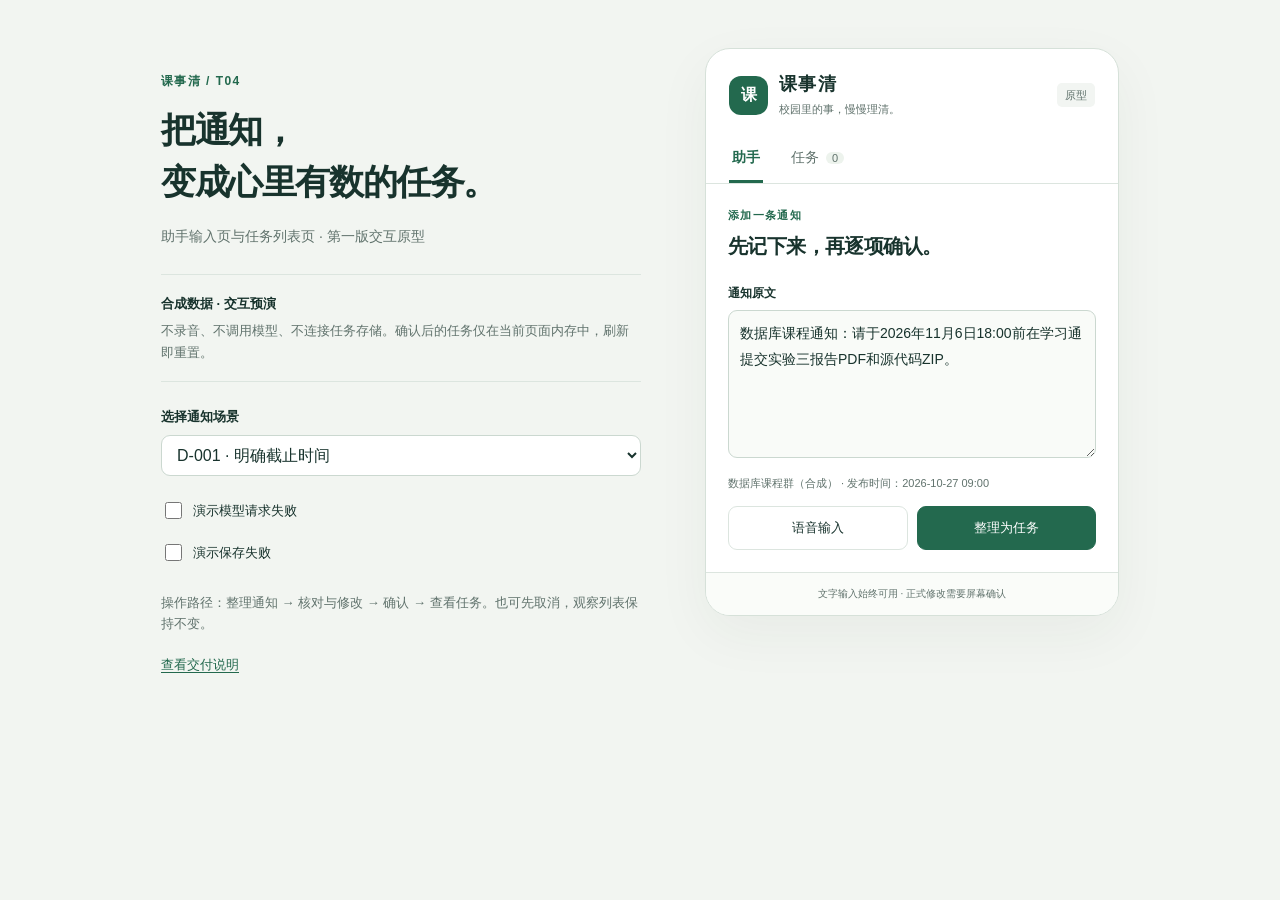
<file: docs/prototypes/d-experience/index.html>
<!doctype html>
<html lang="zh-CN">
<head>
  <meta charset="utf-8">
  <meta name="viewport" content="width=device-width, initial-scale=1">
  <meta http-equiv="Content-Security-Policy" content="default-src 'self'; script-src 'self'; style-src 'self'; img-src 'self' data:; connect-src 'none'; media-src 'none'; object-src 'none'; base-uri 'none'; form-action 'none'">
  <title>课事清 · D 的交互原型</title>
  <link rel="stylesheet" href="styles.css">
</head>
<body>
  <main class="workbench">
    <aside class="guide">
      <p class="eyebrow">课事清 / T04</p>
      <h1>把通知，<br>变成心里有数的任务。</h1>
      <p class="intro">助手输入页与任务列表页 · 第一版交互原型</p>
      <div class="boundary"><strong>合成数据 · 交互预演</strong><p>不录音、不调用模型、不连接任务存储。确认后的任务仅在当前页面内存中，刷新即重置。</p></div>
      <label for="sample-select">选择通知场景</label>
      <select id="sample-select"></select>
      <div class="faults">
        <label><input type="checkbox" id="network-failure"> 演示模型请求失败</label>
        <label><input type="checkbox" id="save-failure"> 演示保存失败</label>
      </div>
      <p class="hint">操作路径：整理通知 → 核对与修改 → 确认 → 查看任务。也可先取消，观察列表保持不变。</p>
      <a href="../../setup/d-experience.md">查看交付说明</a>
    </aside>
    <section class="device" aria-label="课事清手机交互原型">
      <header class="app-header"><div class="brand-mark" aria-hidden="true">课</div><div><strong>课事清</strong><span>校园里的事，慢慢理清。</span></div><span class="prototype-tag">原型</span></header>
      <nav class="tabs" role="tablist" aria-label="主页面">
        <button type="button" role="tab" id="assistant-tab" aria-controls="assistant-page" aria-selected="true">助手</button>
        <button type="button" role="tab" id="tasks-tab" aria-controls="tasks-page" aria-selected="false">任务 <span id="task-count">0</span></button>
      </nav>
      <section id="assistant-page" class="app-page" role="tabpanel" aria-labelledby="assistant-tab">
        <div class="page-title"><p class="section-kicker">添加一条通知</p><h2>先记下来，再逐项确认。</h2></div>
        <label class="field-label" for="notice-input">通知原文</label>
        <textarea id="notice-input" rows="5" spellcheck="false"></textarea>
        <p class="source-meta" id="notice-meta"></p>
        <div class="input-actions"><button type="button" id="voice-button" class="secondary">语音输入</button><button type="button" id="extract-button" class="primary">整理为任务</button></div>
        <p id="input-feedback" class="feedback" aria-live="polite"></p>
        <div id="draft-area"></div>
      </section>
      <section id="tasks-page" class="app-page" role="tabpanel" aria-labelledby="tasks-tab" hidden>
        <div class="page-title"><p class="section-kicker">近期任务</p><h2>先看截止，再决定安排。</h2></div>
        <p class="list-note">这里只显示本次预演中确认加入的任务。系统提醒尚未接入。</p>
        <div id="task-list"></div>
      </section>
      <footer class="app-footer">文字输入始终可用 · 正式修改需要屏幕确认</footer>
    </section>
  </main>
  <script src="sample-data.js"></script>
  <script src="model.js"></script>
  <script src="form.js"></script>
  <script src="app.js"></script>
</body>
</html>
</file>
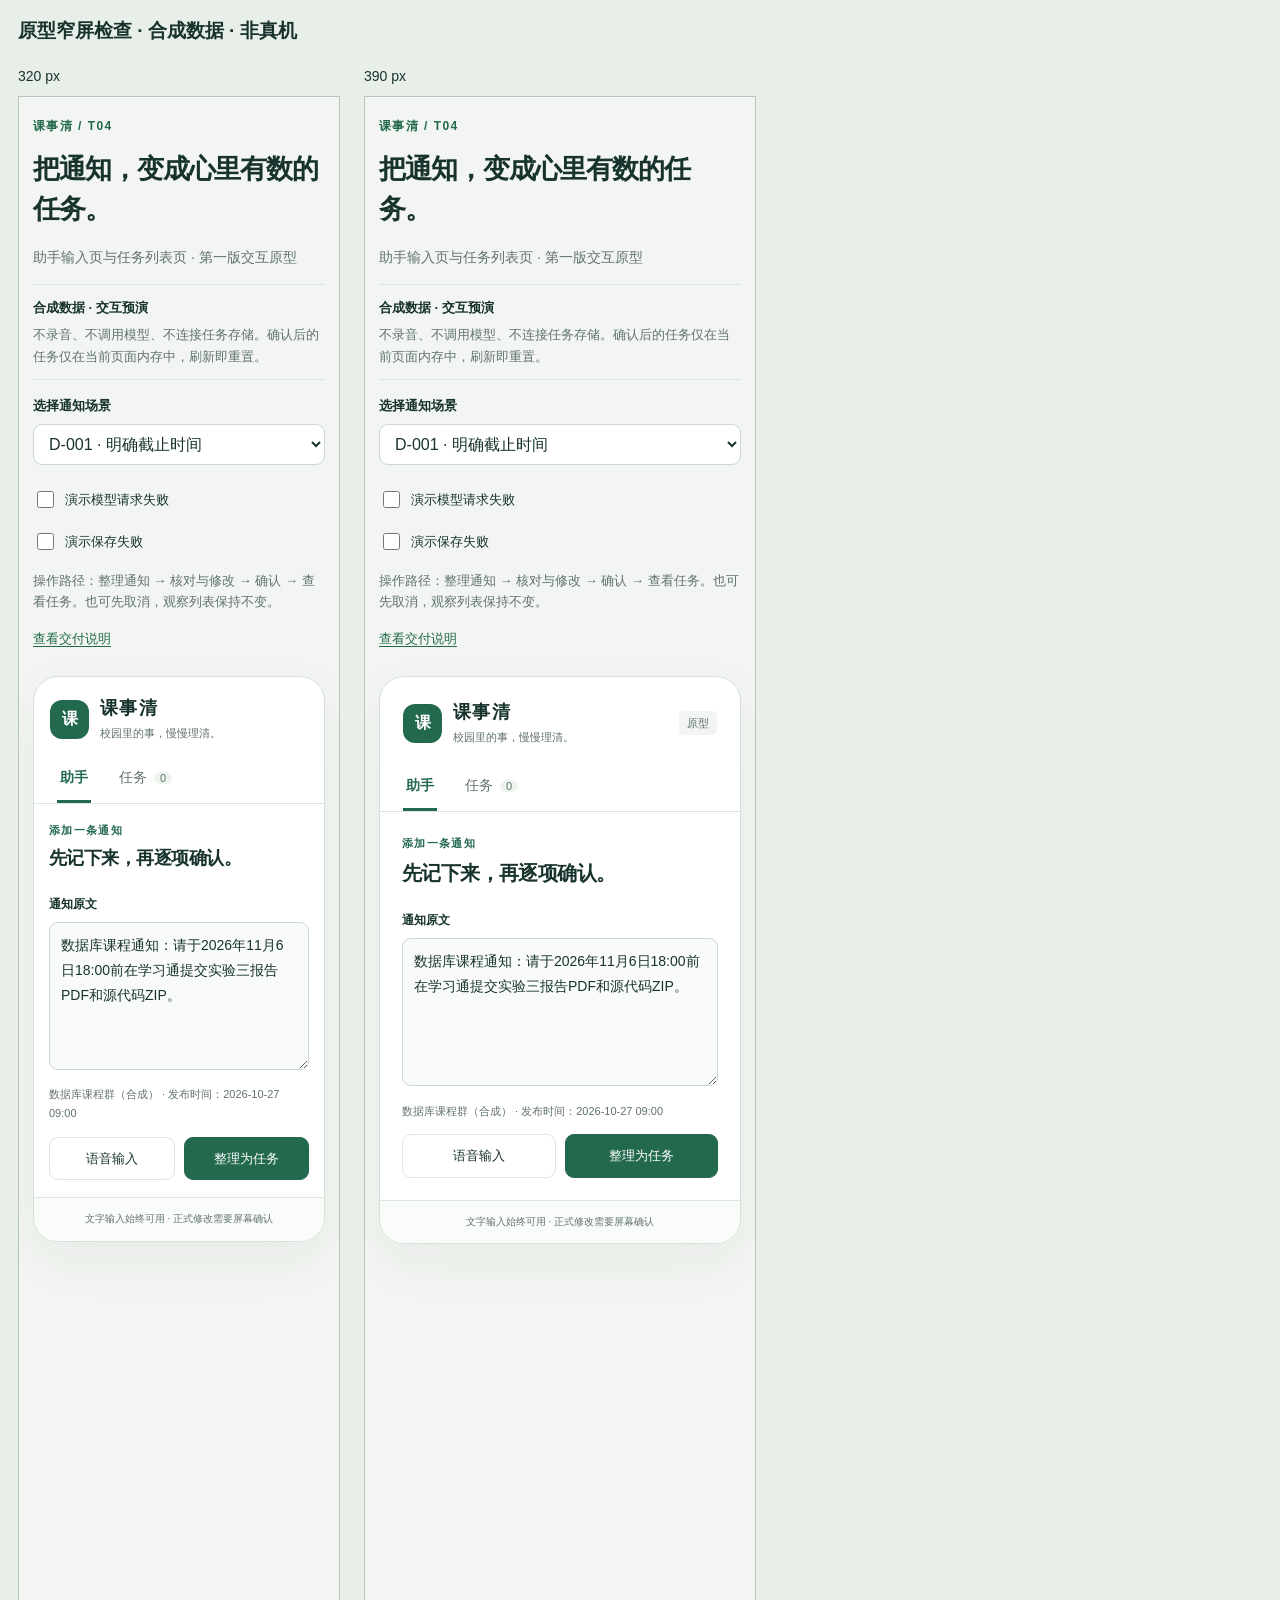
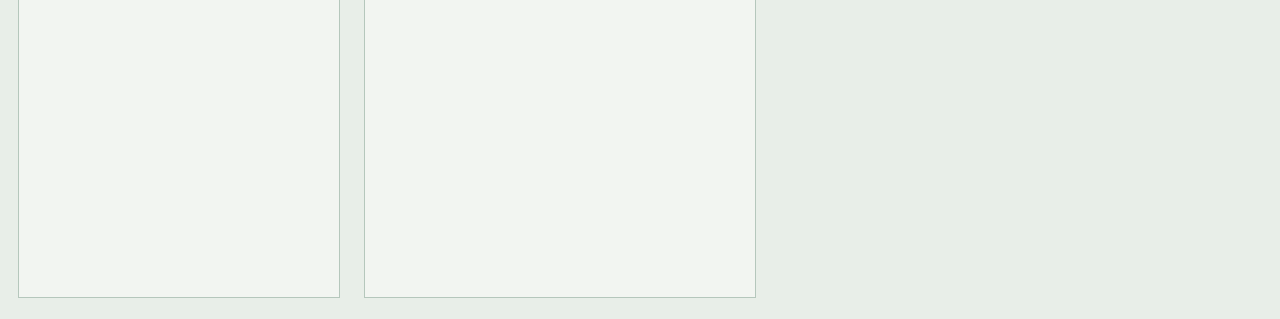
<file: docs/prototypes/d-experience/responsive-check.html>
<!doctype html>
<html lang="zh-CN"><head><meta charset="utf-8"><title>D 原型窄屏检查</title><style>body{margin:18px;background:#e8eee8;font:14px "Microsoft YaHei",sans-serif;color:#18332d}.views{display:flex;gap:24px;align-items:start;flex-wrap:wrap}iframe{border:1px solid #b5c7bc;height:1800px;background:white}h1{font-size:19px}h2{font-size:14px;font-weight:500}</style></head><body><h1>原型窄屏检查 · 合成数据 · 非真机</h1><div class="views"><section><h2>320 px</h2><iframe name="mobile320" title="320像素原型" width="320" src="index.html"></iframe></section><section><h2>390 px</h2><iframe name="mobile390" title="390像素原型" width="390" src="index.html"></iframe></section></div></body></html>
</file>
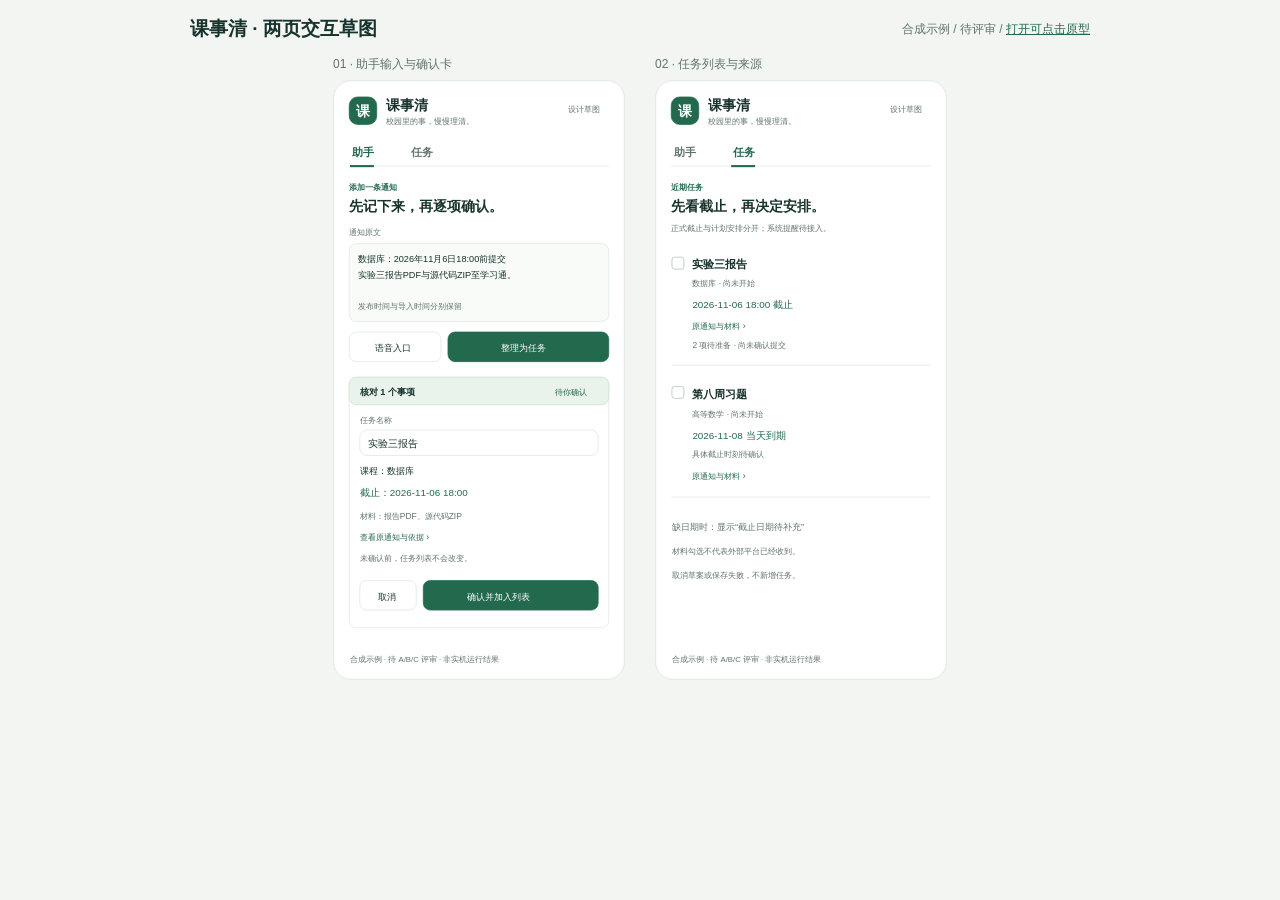
<file: docs/prototypes/d-experience/sketches.html>
<!doctype html>
<html lang="zh-CN"><head><meta charset="utf-8"><meta name="viewport" content="width=device-width, initial-scale=1"><title>课事清 · T04 两页草图</title><style>body{margin:0;background:#f2f5f1;font:14px "Microsoft YaHei",sans-serif;color:#18332d}main{max-width:900px;margin:auto;padding:16px 24px}header{display:flex;align-items:center;justify-content:space-between;gap:12px;margin-bottom:14px}h1{font-size:19px;margin:0}header span{font-size:12px;color:#61736d}.screens{display:flex;justify-content:center;gap:30px;flex-wrap:wrap}figure{margin:0}figcaption{font-size:12px;color:#61736d;margin-bottom:7px}img{display:block;width:292px;height:auto;max-width:100%}a{color:#23694e}@media(max-width:700px){main{padding:15px}header{display:block}.screens{gap:20px}header span{display:block;margin-top:4px}}</style></head><body><main><header><h1>课事清 · 两页交互草图</h1><span>合成示例 / 待评审 / <a href="index.html">打开可点击原型</a></span></header><div class="screens"><figure><figcaption>01 · 助手输入与确认卡</figcaption><img src="../../images/d-experience/assistant.svg" alt="助手输入页可编辑草图"></figure><figure><figcaption>02 · 任务列表与来源</figcaption><img src="../../images/d-experience/tasks.svg" alt="任务列表页可编辑草图"></figure></div></main></body></html>
</file>
<file: docs/prototypes/d-experience/styles.css>
:root { color-scheme: light; --ink:#18332d; --muted:#61736d; --green:#23694e; --green-soft:#e9f2eb; --line:#dce5df; --paper:#fff; --danger:#a83d34; }
* { box-sizing:border-box; }
body { margin:0; background:#f2f5f1; color:var(--ink); font-family:"Microsoft YaHei","PingFang SC",sans-serif; line-height:1.65; }
button,input,textarea,select { font:inherit; }
button { cursor:pointer; }
button:disabled { cursor:wait; opacity:.6; }
button:focus-visible,a:focus-visible,summary:focus-visible { outline:3px solid #73a790; outline-offset:3px; }
.workbench { max-width:1030px; margin:0 auto; padding:48px 36px; display:grid; grid-template-columns:1fr 414px; gap:64px; align-items:start; }
.guide { padding-top:24px; }
.eyebrow,.section-kicker { color:var(--green); font-size:12px; letter-spacing:.12em; font-weight:600; margin:0 0 12px; }
h1 { font-size:35px; line-height:1.5; letter-spacing:-.04em; margin:0 0 16px; font-weight:600; }
.intro { margin:0 0 26px; color:var(--muted); font-size:14px; }
.boundary { padding:18px 0; border-top:1px solid var(--line); border-bottom:1px solid var(--line); margin-bottom:24px; font-size:13px; }
.boundary p { color:var(--muted); margin:6px 0 0; }
.guide>label { font-size:13px; font-weight:600; display:block; margin-bottom:7px; }
select,input[type=text],input[type=date],input[type=time],textarea { border:1px solid #cbd8d0; border-radius:9px; padding:10px 11px; width:100%; background:#fff; color:var(--ink); min-width:0; }
.faults { display:grid; gap:10px; margin-top:19px; font-size:13px; }
.faults label { display:flex; align-items:center; gap:8px; min-height:32px; }
input[type=checkbox] { width:17px; height:17px; accent-color:var(--green); }
.hint { font-size:13px; color:var(--muted); margin:23px 0 16px; }
a { color:var(--green); text-underline-offset:3px; font-size:13px; }
.device { width:100%; background:var(--paper); border:1px solid #d6e1d9; border-radius:25px; overflow:hidden; box-shadow:0 18px 55px #243d2d0d; }
.app-header { display:flex; align-items:center; gap:11px; padding:23px 23px 17px; }
.brand-mark { height:39px; width:39px; display:grid; place-items:center; color:#fff; background:var(--green); border-radius:12px; font-weight:600; flex-shrink:0; }
.app-header strong { font-size:18px; display:block; letter-spacing:.08em; line-height:1.4; }
.app-header span:not(.prototype-tag) { display:block; font-size:11px; color:var(--muted); margin-top:3px; }
.prototype-tag { margin-left:auto; color:var(--muted); font-size:11px; background:#f2f5f2; padding:3px 8px; border-radius:5px; }
.tabs { display:flex; border-bottom:1px solid var(--line); padding:0 23px; gap:25px; }
.tabs button { border:0; background:none; padding:11px 3px; color:var(--muted); font-size:14px; border-bottom:3px solid transparent; }
.tabs button[aria-selected=true] { border-bottom-color:var(--green); color:var(--green); font-weight:600; }
#task-count { background:#edf3ed; border-radius:10px; padding:0 6px; font-size:11px; margin-left:3px; }
.app-page { padding:22px; }
.page-title { margin-bottom:21px; }
.page-title .section-kicker { font-size:11px; margin-bottom:5px; }
h2 { font-size:20px; font-weight:600; letter-spacing:-.03em; margin:0; }
.field-label { font-size:12px; font-weight:600; display:block; margin-bottom:7px; }
textarea { resize:vertical; line-height:1.8; font-size:14px; min-height:142px; background:#f9fbf8; }
.source-meta { color:var(--muted); font-size:11px; line-height:1.7; margin:7px 0 14px; overflow-wrap:anywhere; }
.input-actions,.card-actions { display:flex; gap:9px; }
.input-actions button { flex:1; }
.primary,.secondary,.quiet { border-radius:9px; border:1px solid var(--line); padding:10px 13px; font-size:13px; min-height:42px; }
.primary { background:var(--green); color:#fff; border-color:var(--green); }
.secondary { background:#fff; color:var(--ink); }
.quiet { background:transparent; color:var(--muted); border:0; padding-left:0; }
.feedback { margin:12px 0 0; font-size:12px; min-height:0; color:var(--muted); }
.feedback:empty { margin:0; }
.feedback.error,.error-box { color:var(--danger); }
.draft-group { border:1px solid #cdded1; border-radius:13px; margin-top:20px; overflow:hidden; }
.draft-heading { background:var(--green-soft); padding:12px 15px; display:flex; justify-content:space-between; align-items:center; }
.draft-heading strong { font-size:13px; }
.pill { display:inline-block; font-size:10px; color:var(--green); background:#fff; border-radius:6px; padding:2px 7px; }
.draft-card { padding:15px; }
.draft-card+.draft-card { border-top:1px solid var(--line); }
.draft-card label { font-size:11px; color:var(--muted); display:block; margin-bottom:4px; }
.draft-card input,.draft-card select { font-size:13px; padding:7px 9px; margin-bottom:10px; }
.field-pair { display:grid; grid-template-columns:1fr 1fr; gap:10px; }
.deadline-hint { color:var(--green); font-size:11px; background:#f1f6ee; padding:7px 9px; margin:0 0 12px; border-radius:5px; }
.material-line { font-size:12px; margin:0 0 12px; color:var(--muted); overflow-wrap:anywhere; }
details { border-top:1px solid var(--line); padding-top:9px; font-size:12px; }
summary { color:var(--green); cursor:pointer; min-height:30px; }
.source-copy { white-space:pre-wrap; overflow-wrap:anywhere; color:var(--muted); margin:8px 0; }
blockquote { font-size:11px; border-left:2px solid #afc8b4; margin:9px 0; padding-left:9px; color:var(--muted); }
.group-footer { padding:13px 15px 15px; border-top:1px solid var(--line); }
.group-footer>p { font-size:11px; color:var(--muted); margin:0 0 11px; }
.card-actions { justify-content:space-between; }
.card-actions .primary { flex:1; }
.error-box { font-size:12px; padding:12px 0 0; }
.clarification { margin-top:18px; background:#f6f4eb; border-radius:11px; padding:15px; font-size:13px; }
.clarification strong { display:block; margin-bottom:5px; }
.clarification p { margin:0; color:#6a6245; }
.success { padding:16px; margin-top:18px; background:var(--green-soft); border-radius:11px; font-size:13px; }
.success p { margin:4px 0 12px; }
.list-note { font-size:11px; color:var(--muted); margin-top:-9px; }
.task-item { padding:16px 0; border-bottom:1px solid var(--line); }
.task-top { display:flex; align-items:start; gap:9px; }
.task-bullet { width:17px; height:17px; border:1.5px solid #a9bbb0; border-radius:5px; flex-shrink:0; margin-top:4px; }
.task-top h3 { font-size:15px; font-weight:600; margin:0; overflow-wrap:anywhere; }
.task-top p { font-size:11px; color:var(--muted); margin:4px 0 0; }
.task-deadline { margin:9px 0 10px 26px; font-size:12px; color:var(--green); }
.task-item details { margin-left:26px; }
.task-item ul { padding-left:18px; color:var(--muted); font-size:12px; }
.empty-state { padding:38px 14px; text-align:center; color:var(--muted); font-size:13px; }
.empty-state strong { display:block; color:var(--ink); font-size:16px; margin-bottom:7px; }
.app-footer { border-top:1px solid var(--line); font-size:10px; color:var(--muted); text-align:center; padding:13px 12px; background:#fafcf9; }
[hidden] { display:none!important; }
@media (max-width:760px) { .workbench { display:flex; flex-direction:column; align-items:center; gap:25px; padding:20px 14px; } .guide { max-width:414px; padding:0; width:100%; } h1 { font-size:27px; } h1 br { display:none; } .intro { margin-bottom:15px; } .boundary { margin-bottom:15px; padding:12px 0; } .device { max-width:414px; } .hint { margin:12px 0; } }
@media (max-width:370px) { .app-header { padding:19px 16px 13px; } .app-page { padding:17px 15px; } .field-pair { grid-template-columns:1fr; gap:0; } h2 { font-size:18px; } .prototype-tag { display:none; } }
@media (pointer:coarse) { .primary,.secondary,.tabs button,summary,.faults label { min-height:44px; } input,textarea,select { font-size:16px; } }
</file>
